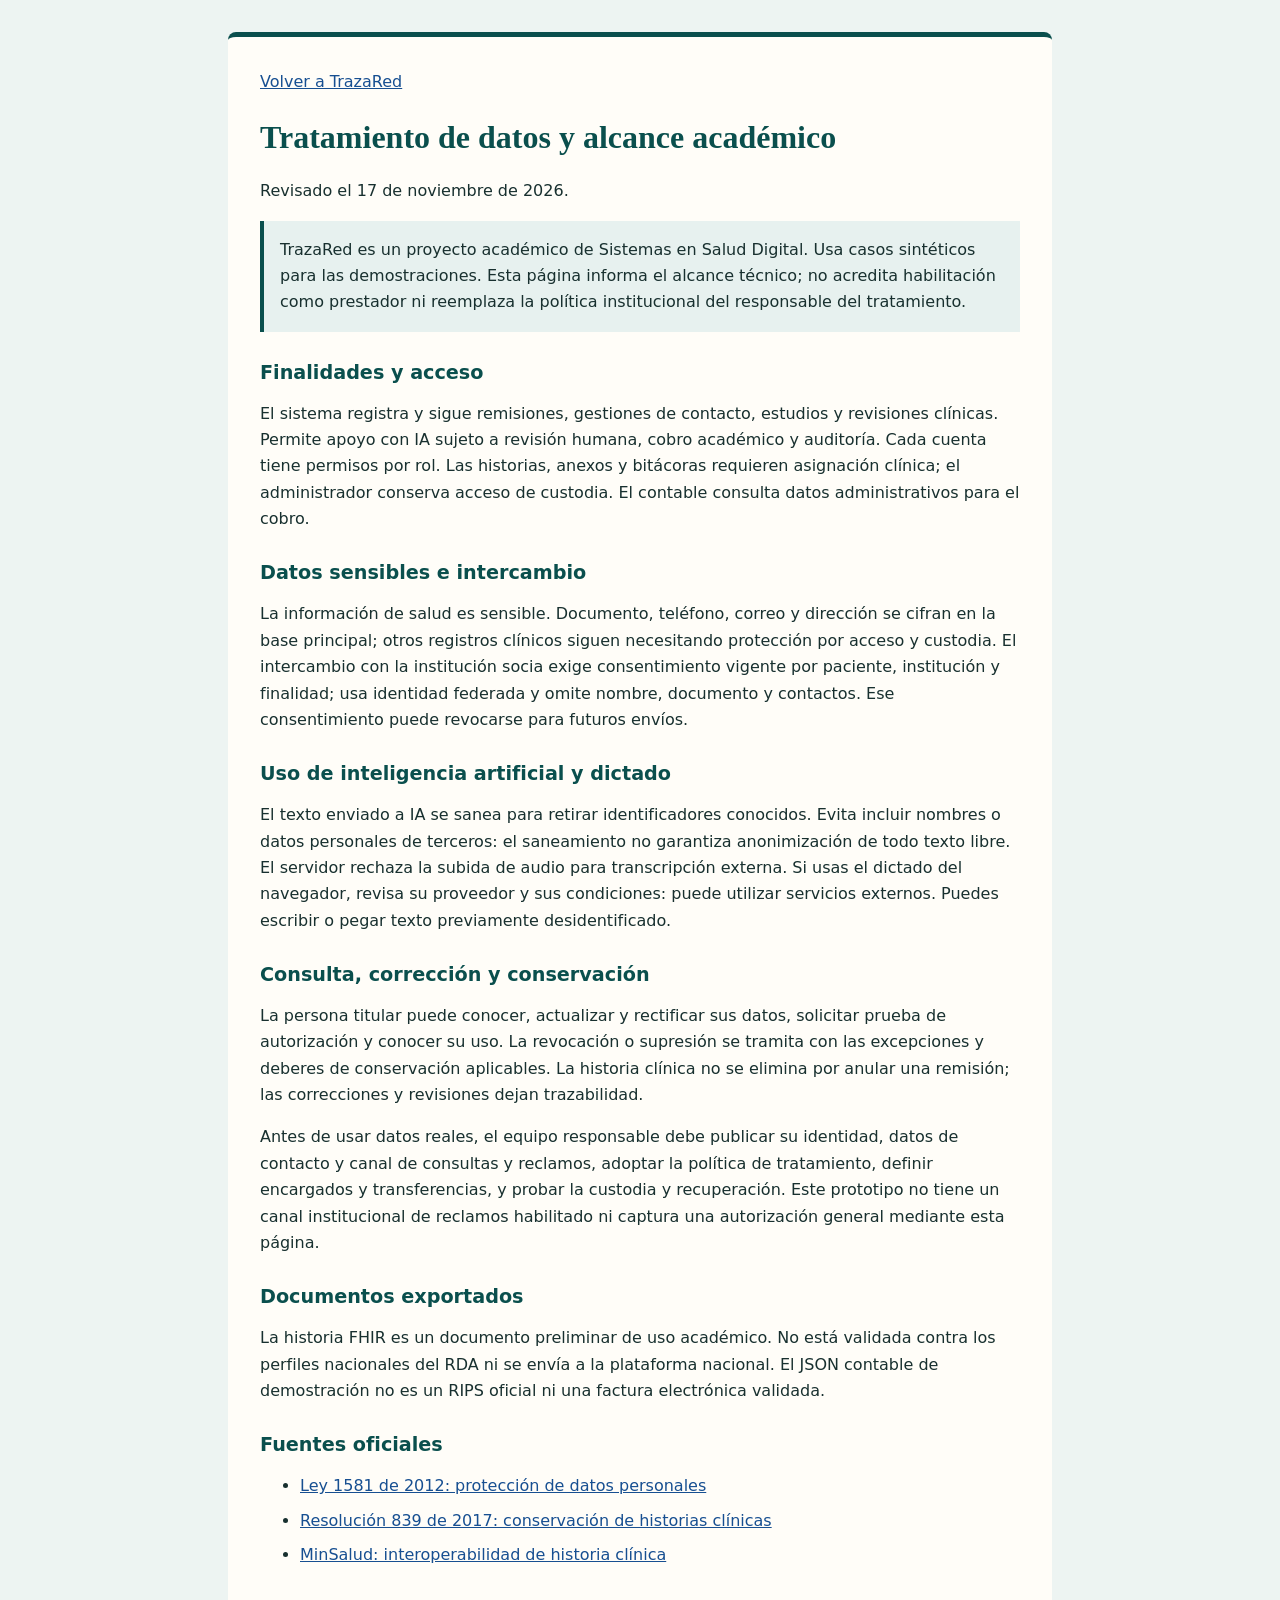
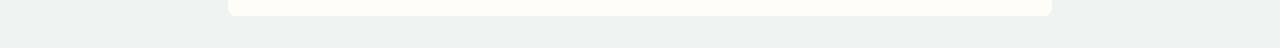
<file: frontend/privacidad.html>
<!DOCTYPE html>
<html lang="es-CO">
<head>
  <meta charset="UTF-8">
  <meta name="viewport" content="width=device-width, initial-scale=1">
  <meta name="referrer" content="no-referrer">
  <title>Tratamiento de datos y alcance académico · TrazaRed HUV</title>
  <style>
    body{margin:0;background:#edf4f2;color:#18302f;font:1rem/1.65 system-ui,sans-serif}
    main{max-width:760px;margin:2rem auto;padding:2rem;background:#fffdf8;border-top:5px solid #0a4f4d;border-radius:8px}
    h1,h2{line-height:1.25;color:#0a4f4d}h1{font-family:Georgia,serif}h2{margin-top:1.8rem;font-size:1.2rem}a{color:#174f91}
    .alcance{padding:1rem;background:#e7f1ef;border-left:4px solid #0a4f4d}li{margin:.5rem 0}
    @media(max-width:800px){main{margin:1rem;padding:1.25rem}}
  </style>
</head>
<body><main>
  <a href="/">Volver a TrazaRed</a>
  <h1>Tratamiento de datos y alcance académico</h1>
  <p>Revisado el 17 de noviembre de 2026.</p>
  <p class="alcance">TrazaRed es un proyecto académico de Sistemas en Salud Digital. Usa casos sintéticos para las demostraciones. Esta página informa el alcance técnico; no acredita habilitación como prestador ni reemplaza la política institucional del responsable del tratamiento.</p>
  <h2>Finalidades y acceso</h2>
  <p>El sistema registra y sigue remisiones, gestiones de contacto, estudios y revisiones clínicas. Permite apoyo con IA sujeto a revisión humana, cobro académico y auditoría. Cada cuenta tiene permisos por rol. Las historias, anexos y bitácoras requieren asignación clínica; el administrador conserva acceso de custodia. El contable consulta datos administrativos para el cobro.</p>
  <h2>Datos sensibles e intercambio</h2>
  <p>La información de salud es sensible. Documento, teléfono, correo y dirección se cifran en la base principal; otros registros clínicos siguen necesitando protección por acceso y custodia. El intercambio con la institución socia exige consentimiento vigente por paciente, institución y finalidad; usa identidad federada y omite nombre, documento y contactos. Ese consentimiento puede revocarse para futuros envíos.</p>
  <h2>Uso de inteligencia artificial y dictado</h2>
  <p>El texto enviado a IA se sanea para retirar identificadores conocidos. Evita incluir nombres o datos personales de terceros: el saneamiento no garantiza anonimización de todo texto libre. El servidor rechaza la subida de audio para transcripción externa. Si usas el dictado del navegador, revisa su proveedor y sus condiciones: puede utilizar servicios externos. Puedes escribir o pegar texto previamente desidentificado.</p>
  <h2>Consulta, corrección y conservación</h2>
  <p>La persona titular puede conocer, actualizar y rectificar sus datos, solicitar prueba de autorización y conocer su uso. La revocación o supresión se tramita con las excepciones y deberes de conservación aplicables. La historia clínica no se elimina por anular una remisión; las correcciones y revisiones dejan trazabilidad.</p>
  <p>Antes de usar datos reales, el equipo responsable debe publicar su identidad, datos de contacto y canal de consultas y reclamos, adoptar la política de tratamiento, definir encargados y transferencias, y probar la custodia y recuperación. Este prototipo no tiene un canal institucional de reclamos habilitado ni captura una autorización general mediante esta página.</p>
  <h2>Documentos exportados</h2>
  <p>La historia FHIR es un documento preliminar de uso académico. No está validada contra los perfiles nacionales del RDA ni se envía a la plataforma nacional. El JSON contable de demostración no es un RIPS oficial ni una factura electrónica validada.</p>
  <h2>Fuentes oficiales</h2>
  <ul>
    <li><a href="https://www1.funcionpublica.gov.co/eva/gestornormativo/norma.php?i=49981">Ley 1581 de 2012: protección de datos personales</a></li>
    <li><a href="https://www.minsalud.gov.co/sites/rid/Lists/BibliotecaDigital/RIDE/DE/DIJ/resolucion-839-de-2017.pdf">Resolución 839 de 2017: conservación de historias clínicas</a></li>
    <li><a href="https://www.minsalud.gov.co/IHCE/Paginas/default.aspx">MinSalud: interoperabilidad de historia clínica</a></li>
  </ul>
</main></body></html>
</file>
